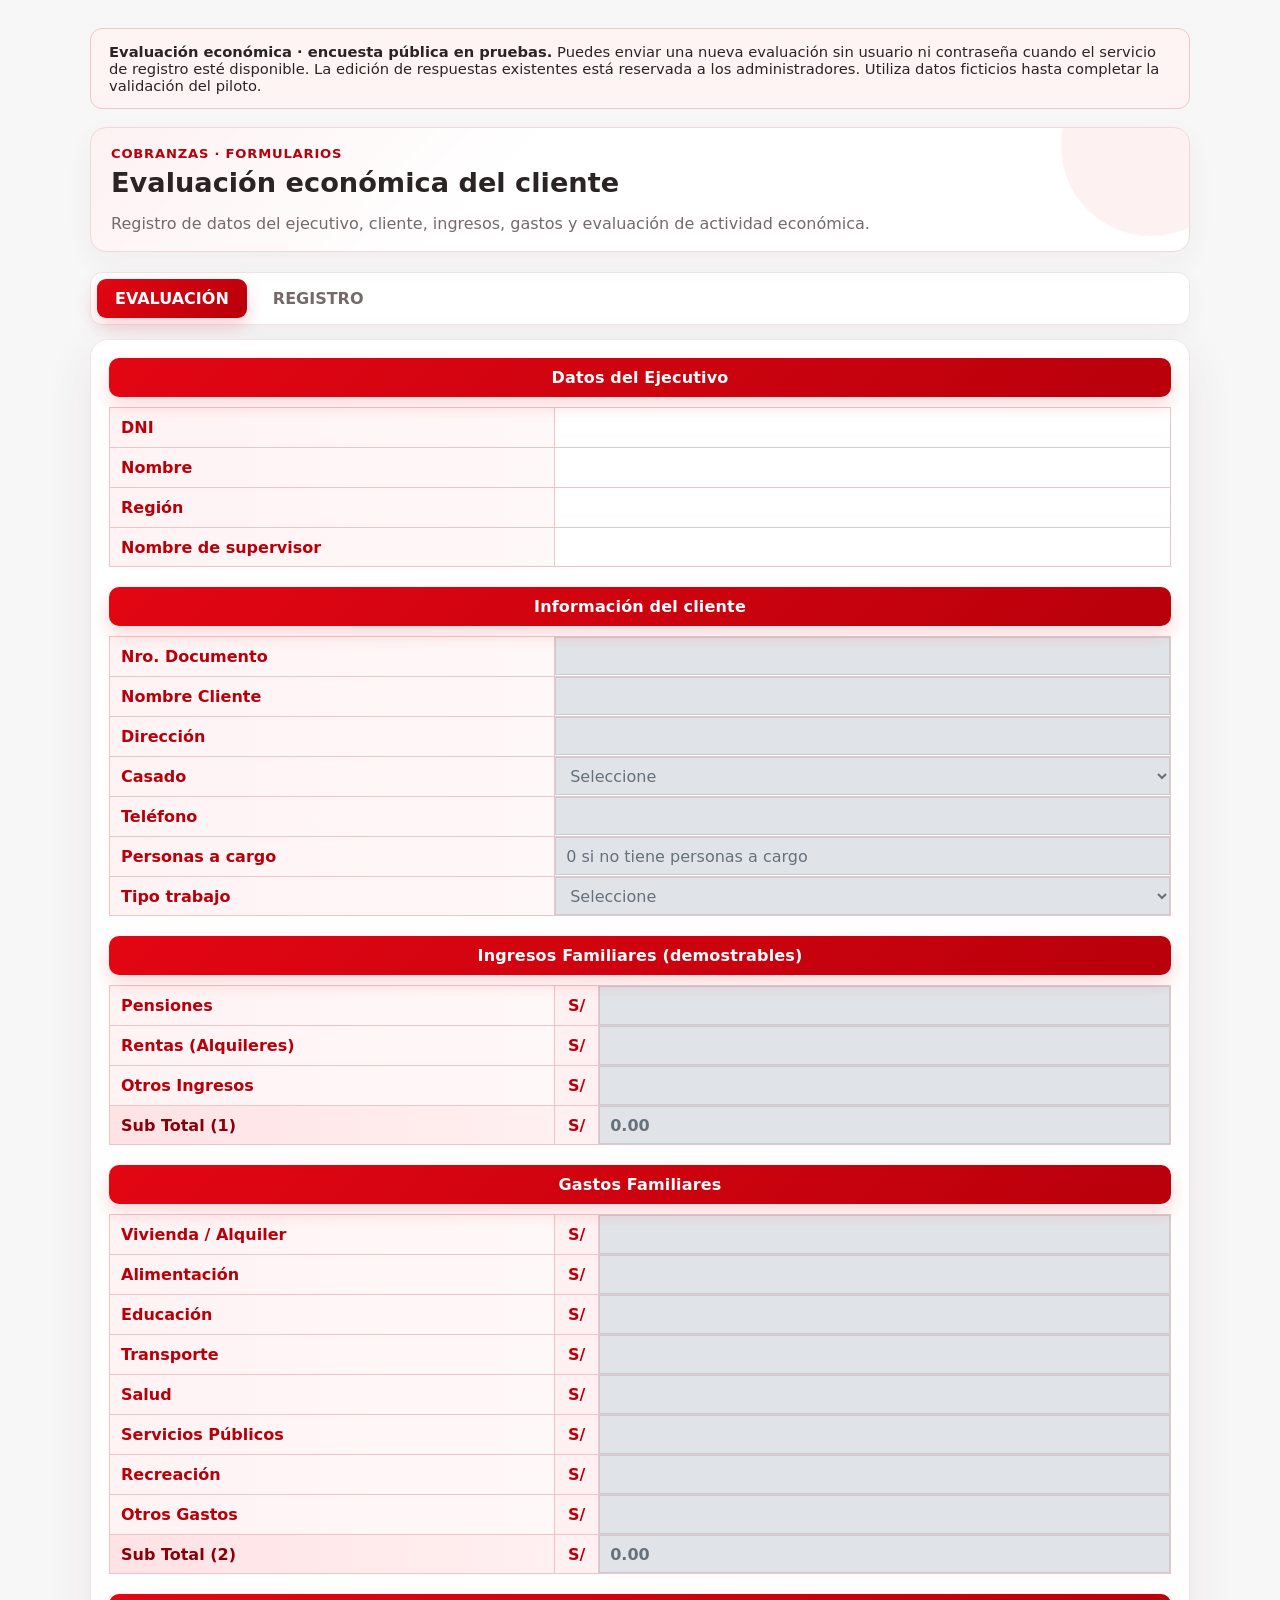
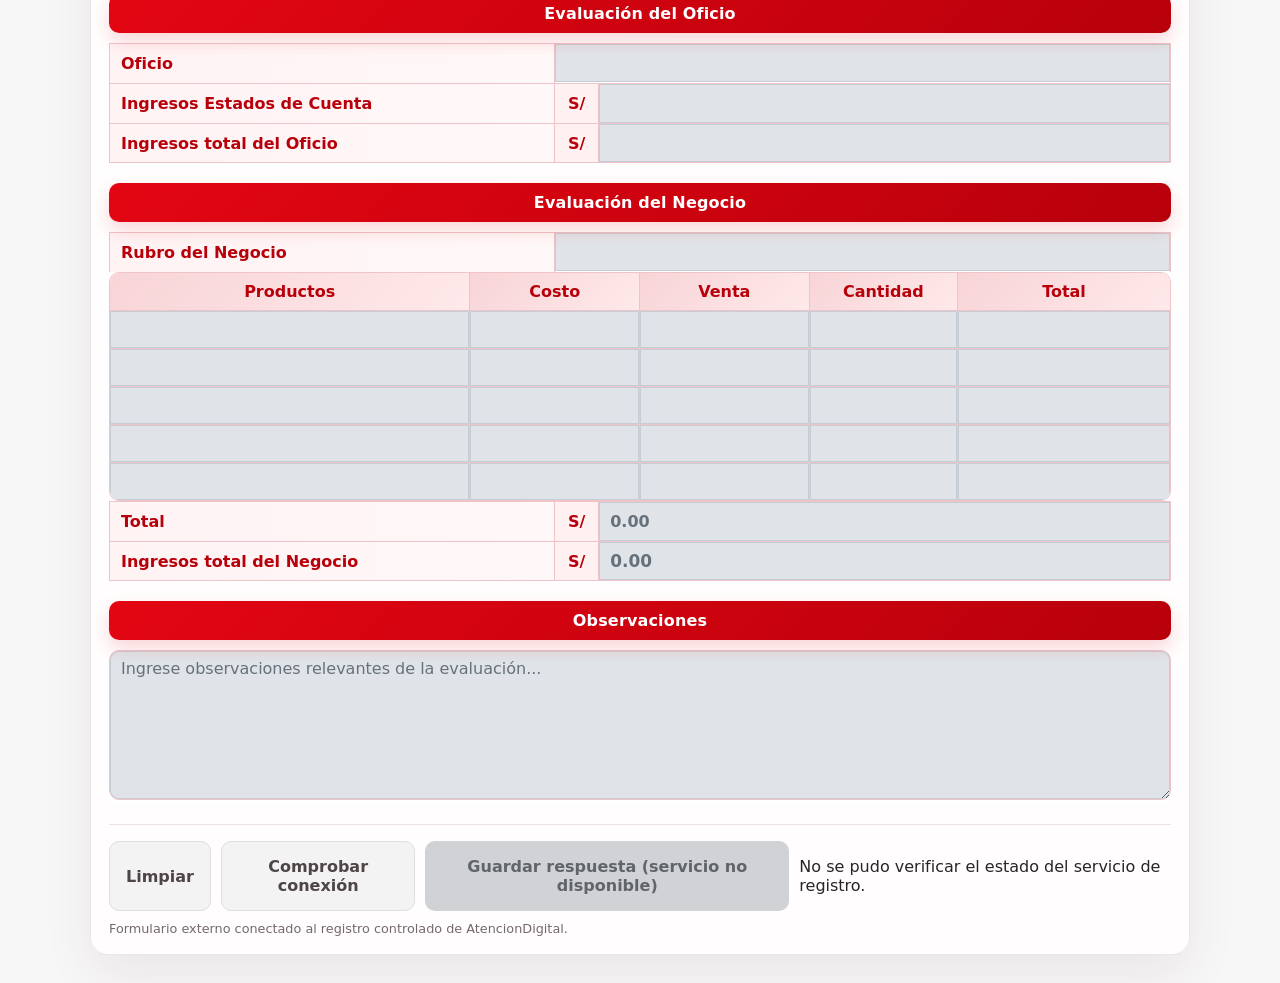
<file: index.html>
<!doctype html>
<html lang="es"><head><meta charset="utf-8"><meta name="viewport" content="width=device-width, initial-scale=1"><title>Actividad Económica | AtencionDigital</title><style>
:root{--carsa-red:#e30613;--carsa-red-dark:#b8000b;--carsa-red-deep:#87000a;--carsa-red-soft:#ffe6e8;--carsa-red-softer:#fff5f5;--carsa-ease:ease}*{box-sizing:border-box}body{margin:0;padding:28px 16px;background:#f8f7f8;font-family:system-ui,-apple-system,"Segoe UI",sans-serif;color:#2a2425}input,select,textarea,button{font:inherit}.atd-kicker{color:#b8000b;font-size:.82rem;font-weight:800;text-transform:uppercase;letter-spacing:.06em}.atd-page-title{font-size:1.7rem;margin:.4rem 0}.atd-muted{color:#75696a}.mb-1{margin-bottom:.25rem}.mb-0{margin-bottom:0}.preview-banner{max-width:1100px;margin:0 auto 18px;padding:14px 18px;border:1px solid #f1c6cb;background:#fff4f4;border-radius:12px;font-size:.92rem}

    .eval-page {
        --eval-red: var(--carsa-red);
        --eval-red-dark: var(--carsa-red-dark);
        --eval-red-deep: var(--carsa-red-deep);
        --eval-red-soft: var(--carsa-red-soft);
        --eval-red-softer: var(--carsa-red-softer);
        --eval-border: #efc4c8;
        --eval-line: #eee2e3;
        --eval-ink: #2a2425;
        --eval-muted: #75696a;
        --eval-shadow: 0 18px 50px rgba(45, 22, 24, .08);
    }

    .eval-header {
        display: flex;
        align-items: end;
        justify-content: space-between;
        gap: 16px;
        margin: 0 auto 20px;
        max-width: 1100px;
        padding: 18px 20px;
        border: 1px solid #f0d8da;
        border-radius: 16px;
        background:
            linear-gradient(135deg, rgba(227,6,19,.055), transparent 38%),
            #fff;
        box-shadow: 0 10px 30px rgba(43,22,24,.045);
        position: relative;
        overflow: hidden;
    }

    .eval-header::after {
        content: "";
        position: absolute;
        right: -52px;
        top: -72px;
        width: 180px;
        height: 180px;
        border-radius: 50%;
        background: rgba(227,6,19,.055);
        pointer-events: none;
    }

    .eval-grid {
        display: grid;
        grid-template-columns: 1fr;
        gap: 22px;
        align-items: start;
        max-width: 1100px;
        margin: 0 auto;
    }

    .eval-panel {
        width: 100%;
        background: linear-gradient(180deg, #fff 0%, #fffdfd 100%);
        border: 1px solid #eee5e6;
        border-radius: 18px;
        padding: 18px;
        box-shadow: var(--eval-shadow);
        overflow: hidden;
    }

    .eval-section {
        margin-bottom: 20px;
        animation: evalSectionIn .42s var(--carsa-ease) both;
    }

    .eval-section:last-child {
        margin-bottom: 0;
    }

    .eval-section-title {
        margin: 0 0 10px;
        padding: 10px 14px;
        border-radius: 10px;
        background: linear-gradient(135deg, var(--eval-red) 0%, var(--eval-red-dark) 100%);
        color: #fff;
        font-size: 1rem;
        font-weight: 850;
        letter-spacing: .01em;
        text-align: center;
        box-shadow: 0 8px 18px rgba(227,6,19,.16);
        position: relative;
        overflow: hidden;
    }

    .eval-section-title::after {
        content: "";
        position: absolute;
        inset: 0;
        background: linear-gradient(110deg, transparent 0 42%, rgba(255,255,255,.14) 50%, transparent 58% 100%);
        transform: translateX(-120%);
        transition: transform .6s var(--carsa-ease);
        pointer-events: none;
    }

    .eval-section:hover .eval-section-title::after {
        transform: translateX(120%);
    }

    .eval-row {
        display: grid;
        grid-template-columns: 42% 58%;
        border: 1px solid var(--eval-border);
        border-bottom: 0;
        min-height: 40px;
        background: #fff;
        transition: background .16s ease, box-shadow .16s ease, transform .16s ease;
    }

    .eval-row:last-child {
        border-bottom: 1px solid var(--eval-border);
    }

    .eval-row:hover {
        background: var(--eval-red-softer);
        box-shadow: inset 4px 0 0 rgba(227,6,19,.18);
    }

    .eval-label {
        display: flex;
        align-items: center;
        padding: 8px 11px;
        background: linear-gradient(90deg, #fff3f4 0%, #fff8f8 100%);
        color: var(--eval-red-dark);
        font-weight: 800;
        border-right: 1px solid var(--eval-border);
    }

    .eval-field {
        min-width: 0;
        background: #fff;
    }

    .eval-field input,
    .eval-field select,
    .eval-field textarea {
        width: 100%;
        min-height: 38px;
        border: 0;
        outline: 0;
        padding: 8px 11px;
        background: transparent;
        color: var(--eval-ink);
        transition: background .16s ease, box-shadow .16s ease;
    }

    .eval-field input:focus,
    .eval-field select:focus,
    .eval-field textarea:focus {
        background: #fffafa;
        box-shadow: inset 0 0 0 2px rgba(227,6,19,.18);
    }

    .eval-field textarea {
        min-height: 150px;
        resize: vertical;
        border: 1px solid var(--eval-border);
        border-radius: 10px;
        background: #fff;
    }

    .eval-money {
        display: grid;
        grid-template-columns: 44px 1fr;
        align-items: stretch;
    }

    .eval-currency {
        display: grid;
        place-items: center;
        background: #fff1f2;
        color: var(--eval-red-dark);
        font-weight: 900;
        border-right: 1px solid var(--eval-border);
    }

    .eval-subtotal {
        background: linear-gradient(90deg, #ffe2e4 0%, #fff0f1 100%) !important;
        color: var(--eval-red-deep);
        font-weight: 900;
    }

    .eval-total-emphasis {
        background: #fff4f5 !important;
        color: var(--eval-red-deep) !important;
        font-weight: 900;
        font-size: 1.06rem;
    }

    .eval-products {
        width: 100%;
        border-collapse: separate;
        border-spacing: 0;
        table-layout: fixed;
        overflow: hidden;
        border: 1px solid var(--eval-border);
        border-radius: 10px;
    }

    .eval-products th,
    .eval-products td {
        border-right: 1px solid var(--eval-border);
        border-bottom: 1px solid var(--eval-border);
        padding: 0;
    }

    .eval-products th:last-child,
    .eval-products td:last-child {
        border-right: 0;
    }

    .eval-products tbody tr:last-child td {
        border-bottom: 0;
    }

    .eval-products th {
        padding: 9px 6px;
        background: linear-gradient(135deg, #f8d4d7 0%, #ffe9ea 100%);
        color: var(--eval-red-dark);
        text-align: center;
        font-weight: 900;
    }

    .eval-products tbody tr {
        transition: background .16s ease;
    }

    .eval-products tbody tr:hover {
        background: #fff7f8;
    }

    .eval-products input {
        width: 100%;
        border: 0;
        outline: 0;
        padding: 9px 7px;
        text-align: center;
        background: transparent;
        color: var(--eval-ink);
    }

    .eval-products input:focus {
        background: #fffafa;
        box-shadow: inset 0 0 0 2px rgba(227,6,19,.16);
    }

    .eval-products .product-name {
        text-align: left;
    }

    .eval-actions {
        display: flex;
        justify-content: flex-end;
        gap: 10px;
        margin-top: 18px;
        padding-top: 16px;
        border-top: 1px solid var(--eval-line);
    }

    .eval-btn {
        min-height: 42px;
        border: 0;
        border-radius: 10px;
        padding: 9px 16px;
        font-weight: 850;
        cursor: pointer;
        transition: transform .18s var(--carsa-ease), box-shadow .18s ease, background .18s ease, color .18s ease;
    }

    .eval-btn:hover {
        transform: translateY(-2px);
    }

    .eval-btn-primary {
        background: linear-gradient(135deg, var(--eval-red) 0%, var(--eval-red-dark) 100%);
        color: #fff;
        box-shadow: 0 10px 22px rgba(227,6,19,.2);
    }

    .eval-btn-primary:hover {
        box-shadow: 0 14px 28px rgba(227,6,19,.28);
    }

    .eval-btn-secondary {
        background: #f3f3f3;
        color: #4d4546;
        border: 1px solid #dedede;
    }

    .eval-btn-secondary:hover {
        background: #fff5f6;
        color: var(--eval-red-dark);
        border-color: #efbfc3;
    }

    .eval-note {
        margin-top: 10px;
        color: var(--eval-muted);
        font-size: .8rem;
    }


    .eval-tabs {
        display: flex;
        gap: 8px;
        max-width: 1100px;
        margin: 0 auto 14px;
        padding: 6px;
        background: #fff;
        border: 1px solid #eee5e6;
        border-radius: 12px;
        box-shadow: 0 8px 24px rgba(43,22,24,.04);
    }
    .eval-tab {
        border: 0;
        border-radius: 9px;
        padding: 10px 18px;
        background: transparent;
        color: var(--eval-muted);
        font-weight: 850;
        cursor: pointer;
    }
    .eval-tab.active {
        background: linear-gradient(135deg, var(--eval-red), var(--eval-red-dark));
        color: #fff;
        box-shadow: 0 8px 18px rgba(227,6,19,.18);
    }
    .eval-tab-radio { position: absolute; opacity: 0; pointer-events: none; }
    .eval-tab-content { display: none; }
    #evalVistaEvaluacion:checked ~ .eval-tabs + #tabEvaluacion { display: block; }
    #evalVistaRegistro:checked ~ .eval-tabs + #tabEvaluacion + #tabRegistro { display: block; }
    #evalVistaRegistro:checked ~ #tabRegistro {
        width: 100%;
        max-width: none;
        margin-left: 50%;
        transform: translateX(-50%);
    }
    #evalVistaRegistro:checked ~ #tabRegistro .eval-grid {
        max-width: none;
        width: 100%;
    }
    #evalVistaRegistro:checked ~ #tabRegistro .eval-panel {
        width: 100%;
        max-width: none;
    }
    #evalVistaRegistro:checked ~ #tabRegistro .eval-registro {
        min-width: 1700px;
    }
    #evalVistaEvaluacion:checked ~ .eval-tabs label[for="evalVistaEvaluacion"],
    #evalVistaRegistro:checked ~ .eval-tabs label[for="evalVistaRegistro"] {
        background: linear-gradient(135deg, var(--eval-red), var(--eval-red-dark));
        color: #fff;
        box-shadow: 0 8px 18px rgba(227,6,19,.18);
    }
    .eval-registro-wrap {
        overflow-x: auto;
        position: relative;
        isolation: isolate;
    }
    .eval-registro {
        width: 100%;
        min-width: 980px;
        border-collapse: separate;
        border-spacing: 0;
        border: 1px solid var(--eval-border);
        border-radius: 10px;
        overflow: hidden;
    }
    .eval-registro th, .eval-registro td {
        padding: 9px 8px;
        border-right: 1px solid var(--eval-border);
        border-bottom: 1px solid var(--eval-border);
        text-align: left;
        white-space: nowrap;
    }
    .eval-registro th:last-child, .eval-registro td:last-child { border-right: 0; }
    .eval-registro tbody tr:last-child td { border-bottom: 0; }
    .eval-registro thead tr:first-child th {
        background: linear-gradient(135deg, #f8d4d7 0%, #ffe9ea 100%);
        color: var(--eval-red-dark);
        font-weight: 900;
    }
    .eval-registro .filter-row th {
        background: #fff8f8;
        padding: 6px;
    }
    .eval-registro .filter-row input, .eval-registro .filter-row select {
        width: 100%;
        min-width: 80px;
        border: 1px solid #efd0d3;
        border-radius: 7px;
        padding: 6px 7px;
        outline: 0;
        background: #fff;
    }
    .eval-registro .filter-row input:focus, .eval-registro .filter-row select:focus {
        border-color: var(--eval-red);
        box-shadow: 0 0 0 2px rgba(227,6,19,.08);
    }
    .eval-registro tbody td { background: #fafafa; color: #5f5657; }
    .eval-registro tbody tr:hover td { background: #fafafa; }
    .eval-action-head,
    .eval-action-cell {
        position: sticky !important;
        right: 0;
        z-index: 20;
        text-align: center !important;
        min-width: 74px;
        width: 74px;
        box-shadow: -5px 0 10px rgba(43,22,24,.08);
    }
    .eval-action-head {
        background: linear-gradient(135deg, #f8d4d7 0%, #ffe9ea 100%) !important;
        color: var(--eval-red-dark) !important;
        z-index: 30;
    }
    .eval-registro .filter-row th:last-child {
        position: sticky !important;
        right: 0;
        z-index: 29;
        background: #fff8f8 !important;
        box-shadow: -5px 0 10px rgba(43,22,24,.08);
    }
    .eval-action-cell { background: #fff !important; }
    .eval-edit-btn {
        width: 36px;
        height: 34px;
        border: 1px solid #e5c7ca;
        border-radius: 8px;
        background: #fff;
        color: var(--eval-red-dark);
        font-size: 20px;
        font-weight: 900;
        line-height: 1;
        cursor: pointer;
    }
    .eval-edit-btn:hover { border-color: var(--eval-red); box-shadow: 0 4px 12px rgba(227,6,19,.12); }
    .eval-row-editing td:not(.eval-action-cell) { background: #fffdf2 !important; }
    .eval-cell-editor {
        width: 100%;
        min-width: 110px;
        border: 1px solid #e5aeb3;
        border-radius: 6px;
        padding: 6px 7px;
        background: #fff;
        color: #332b2c;
        outline: 0;
    }
    .eval-cell-editor:focus { border-color: var(--eval-red); box-shadow: 0 0 0 2px rgba(227,6,19,.10); }
    .eval-cell-locked { background: #f1f1f1 !important; color: #8a8081 !important; }
    .eval-calculated,
    #productosBody [data-field="total"] {
        background: #f1f1f1 !important;
        color: #5f5657 !important;
        cursor: not-allowed;
        font-weight: 800;
    }
    /* Paridad visual REGISTRO con la grilla autenticada de intranet. */
    .eval-registro-toolbar { display: flex; flex-wrap: wrap; align-items: center; justify-content: space-between; gap: 10px; margin: 0 0 13px; }
    .eval-registro-aviso { margin: 0; flex: 1 1 420px; font-size: .91rem; color: var(--eval-muted); }
    .eval-registro-toggle { border: 1px solid #e5c7ca; border-radius: 8px; background: #fff8f8; color: var(--eval-red-dark); padding: 8px 12px; font-weight: 800; cursor: pointer; }
    .eval-registro-toggle:hover { border-color: var(--eval-red); }
    .eval-registro-estado { margin: 10px 0 0; font-size: .86rem; color: var(--eval-muted); }
    #tabRegistro .eval-registro thead th { min-width: 140px; }
    #tabRegistro .eval-registro thead th.eval-action-head { min-width: 74px; }
    #tabRegistro .eval-sort-btn { display: inline-flex; align-items: center; gap: 5px; background: transparent; color: inherit; font: inherit; font-weight: inherit; border: 0; padding: 0; cursor: pointer; white-space: nowrap; }
    #tabRegistro .eval-sort-btn:hover { text-decoration: underline; }
    #tabRegistro .eval-col-locked { color: #9a6167; font-weight: 800; }
    #tabRegistro .eval-cell-private { text-align: center; color: #8c7b7e; background: #f6f1f2; }
    #tabRegistro .filter-row input:disabled { background: #f5f2f2; color: #8c7b7e; cursor: not-allowed; }
    #tabRegistro .eval-action-cell .eval-edit-btn { display: inline-flex; align-items: center; justify-content: center; text-decoration: none; }
    #tabRegistro .eval-registro td.eval-empty { text-align: center; }
    @media (max-width: 640px) { .eval-registro-toolbar { align-items: stretch; } .eval-registro-toggle { width: 100%; } }

    .eval-empty {
        text-align: center !important;
        padding: 26px !important;
        color: var(--eval-muted);
    }


    /* Solo se sombrean campos inactivos; etiquetas y títulos permanecen visibles. */
    .eval-section--locked .eval-field input:disabled,
    .eval-section--locked .eval-field select:disabled,
    .eval-section--locked .eval-field textarea:disabled,
    .eval-section--locked .eval-products input:disabled,
    .eval-section--locked #productosBody input:disabled {
        background: #e0e4e8 !important;
        color: #66717b !important;
        -webkit-text-fill-color: #66717b;
        box-shadow: inset 0 0 0 1px #c6cdd4 !important;
        opacity: 1;
        cursor: not-allowed;
    }
    .eval-btn:disabled {
        background: #d0d2d5 !important;
        box-shadow: none !important;
        color: #60656a !important;
        cursor: not-allowed;
        transform: none !important;
    }


    /* Editor externo: diálogo de inicio de sesión sin exponer la intranet. */
    .eval-editor-login { border: 1px solid #edc7cc; border-radius: 14px;
        padding: 22px; width: min(420px, calc(100vw - 26px)); max-width: 100%;
        box-shadow: 0 18px 65px rgba(20,20,20,.24); }
    .eval-editor-login::backdrop { background: rgba(15,15,20,.5); }
    .eval-editor-login h3 { margin: 0 0 16px; color: var(--eval-red-dark); font-size: 1.1rem; }
    .eval-editor-login form { display: grid; gap: 10px; }
    .eval-editor-login label { font-weight: 700; font-size: .88rem; }
    .eval-editor-login input { width: 100%; border: 1px solid #d8c0c4;
        border-radius: 7px; padding: 10px; font: inherit; }
    .eval-editor-actions { display: flex; flex-wrap: wrap; gap: 9px; margin-top: 8px; }
    .eval-editor-actions button, .eval-editor-access { border: 1px solid #cf99a0;
        border-radius: 8px; padding: 8px 11px; cursor: pointer; font-weight: 750;
        background: #fff8f8; color: #9f0511; }
    .eval-editor-access:disabled { opacity: .55; cursor: not-allowed; }
    .eval-editor-actions .primary { background: var(--eval-red); color: white; border-color: var(--eval-red); }
    .eval-editor-field { width: 100%; min-width: 90px; max-width: 200px;
        padding: 5px; border: 1px solid #d8b5ba; border-radius: 6px; font: inherit; }
    .eval-row-editing td { background: #fff8e9; }
    .eval-editor-session { font-size: .82rem; color: #60515a; }

    @keyframes evalSectionIn {
        from { opacity: 0; transform: translateY(8px); }
        to { opacity: 1; transform: translateY(0); }
    }

    @media (prefers-reduced-motion: reduce) {
        .eval-section,
        .eval-section-title::after,
        .eval-row,
        .eval-btn {
            animation: none !important;
            transition: none !important;
        }
    }

    @media (max-width: 640px) {
        .eval-header {
            padding: 15px;
        }

        .eval-panel {
            padding: 12px;
        }

        .eval-row {
            grid-template-columns: 1fr;
        }

        .eval-label {
            border-right: 0;
            border-bottom: 1px solid var(--eval-border);
        }

        .eval-products {
            font-size: .8rem;
        }

        .eval-actions {
            flex-direction: column-reverse;
        }

        .eval-btn {
            width: 100%;
        }
    }

</style></head><body><aside class="preview-banner"><strong>Evaluación económica · encuesta pública en pruebas.</strong> Puedes enviar una nueva evaluación sin usuario ni contraseña cuando el servicio de registro esté disponible. La edición de respuestas existentes está reservada a los administradores. Utiliza datos ficticios hasta completar la validación del piloto.</aside>
<div class="eval-page">
    <div class="eval-header">
        <div>
            <div class="atd-kicker">Cobranzas · Formularios</div>
            <h1 class="atd-page-title mb-1">Evaluación económica del cliente</h1>
            <p class="atd-muted mb-0">
                Registro de datos del ejecutivo, cliente, ingresos, gastos y evaluación de actividad económica.
            </p>
        </div>
    </div>


    <input type="radio" name="evalVista" id="evalVistaEvaluacion" class="eval-tab-radio" checked />
    <input type="radio" name="evalVista" id="evalVistaRegistro" class="eval-tab-radio" />
    <div class="eval-tabs" role="tablist" aria-label="Evaluación económica">
        <label class="eval-tab" for="evalVistaEvaluacion">EVALUACIÓN</label>
        <label class="eval-tab" for="evalVistaRegistro">REGISTRO</label>
    </div>

    <div id="tabEvaluacion" class="eval-tab-content active">

    <form id="evaluacionEconomicaForm" autocomplete="off">
        
        <div class="eval-grid">

            <div class="eval-panel">
                <section class="eval-section">
                    <h2 class="eval-section-title">Datos del Ejecutivo</h2>

                    <div class="eval-row">
                        <div class="eval-label">DNI</div>
                        <div class="eval-field"><input name="dniEjecutivo" maxlength="8" inputmode="numeric" /></div>
                    </div>
                    <div class="eval-row">
                        <div class="eval-label">Nombre</div>
                        <div class="eval-field"><input name="nombreEjecutivo" /></div>
                    </div>
                    <div class="eval-row">
                        <div class="eval-label">Región</div>
                        <div class="eval-field"><input name="regionEjecutivo" /></div>
                    </div>
                    <div class="eval-row">
                        <div class="eval-label">Nombre de supervisor</div>
                        <div class="eval-field"><input name="supervisor" /></div>
                    </div>
                </section>

                <section class="eval-section eval-section--locked" data-etapa-bloqueo="cliente" aria-disabled="true">
                    <h2 class="eval-section-title">Información del cliente</h2>

                    <div class="eval-row">
                        <div class="eval-label">Nro. Documento</div>
                        <div class="eval-field"><input name="nroDocumento" disabled /></div>
                    </div>
                    <div class="eval-row">
                        <div class="eval-label">Nombre Cliente</div>
                        <div class="eval-field"><input name="nombreCliente" disabled /></div>
                    </div>
                    <div class="eval-row">
                        <div class="eval-label">Dirección</div>
                        <div class="eval-field"><input name="direccion" disabled /></div>
                    </div>
                    <div class="eval-row">
                        <div class="eval-label">Casado</div>
                        <div class="eval-field">
                            <select name="casado" disabled>
                                <option value="">Seleccione</option>
                                <option value="SI">Sí</option>
                                <option value="NO">No</option>
                            </select>
                        </div>
                    </div>
                    <div class="eval-row">
                        <div class="eval-label">Teléfono</div>
                        <div class="eval-field"><input name="telefono" inputmode="tel" disabled /></div>
                    </div>
                    <div class="eval-row">
                        <div class="eval-label">Personas a cargo</div>
                        <div class="eval-field"><input name="personasCargo" type="number" min="0" step="1" placeholder="0 si no tiene personas a cargo" disabled /></div>
                    </div>
                    <div class="eval-row">
                        <div class="eval-label">Tipo trabajo</div>
                        <div class="eval-field">
                            <select name="tipoTrabajo" id="tipoTrabajo" disabled>
                                <option value="">Seleccione</option>
                                <option value="DEPENDIENTE">Dependiente</option>
                                <option value="INDEPENDIENTE">Independiente</option>
                                <option value="NEGOCIO">Negocio</option>
                                <option value="OTRO">Otro</option>
                            </select>
                        </div>
                    </div>
                </section>

                <section class="eval-section eval-section--locked" data-etapa-bloqueo="ingresos" aria-disabled="true">
                    <h2 class="eval-section-title">Ingresos Familiares (demostrables)</h2>

                    <div class="eval-row">
                        <div class="eval-label">Pensiones</div>
                        <div class="eval-field eval-money">
                            <span class="eval-currency">S/</span>
                            <input class="js-ingreso" name="pensiones" type="number" min="0" step="0.01" disabled />
                        </div>
                    </div>
                    <div class="eval-row">
                        <div class="eval-label">Rentas (Alquileres)</div>
                        <div class="eval-field eval-money">
                            <span class="eval-currency">S/</span>
                            <input class="js-ingreso" name="rentas" type="number" min="0" step="0.01" disabled />
                        </div>
                    </div>
                    <div class="eval-row">
                        <div class="eval-label">Otros Ingresos</div>
                        <div class="eval-field eval-money">
                            <span class="eval-currency">S/</span>
                            <input class="js-ingreso" name="otrosIngresos" type="number" min="0" step="0.01" disabled />
                        </div>
                    </div>
                    <div class="eval-row eval-subtotal">
                        <div class="eval-label eval-subtotal">Sub Total (1)</div>
                        <div class="eval-field eval-money eval-subtotal">
                            <span class="eval-currency">S/</span>
                            <input id="subtotalIngresos" class="eval-subtotal eval-calculated" readonly tabindex="-1" disabled />
                        </div>
                    </div>
                </section>

                <section class="eval-section eval-section--locked" data-etapa-bloqueo="gastos" aria-disabled="true">
                    <h2 class="eval-section-title">Gastos Familiares</h2>

                    <div class="eval-row"><div class="eval-label">Vivienda / Alquiler</div><div class="eval-field eval-money"><span class="eval-currency">S/</span><input class="js-gasto" name="viviendaAlquiler" type="number" min="0" step="0.01" disabled /></div></div>
                    <div class="eval-row"><div class="eval-label">Alimentación</div><div class="eval-field eval-money"><span class="eval-currency">S/</span><input class="js-gasto" name="alimentacion" type="number" min="0" step="0.01" disabled /></div></div>
                    <div class="eval-row"><div class="eval-label">Educación</div><div class="eval-field eval-money"><span class="eval-currency">S/</span><input class="js-gasto" name="educacion" type="number" min="0" step="0.01" disabled /></div></div>
                    <div class="eval-row"><div class="eval-label">Transporte</div><div class="eval-field eval-money"><span class="eval-currency">S/</span><input class="js-gasto" name="transporte" type="number" min="0" step="0.01" disabled /></div></div>
                    <div class="eval-row"><div class="eval-label">Salud</div><div class="eval-field eval-money"><span class="eval-currency">S/</span><input class="js-gasto" name="salud" type="number" min="0" step="0.01" disabled /></div></div>
                    <div class="eval-row"><div class="eval-label">Servicios Públicos</div><div class="eval-field eval-money"><span class="eval-currency">S/</span><input class="js-gasto" name="serviciosPublicos" type="number" min="0" step="0.01" disabled /></div></div>
                    <div class="eval-row"><div class="eval-label">Recreación</div><div class="eval-field eval-money"><span class="eval-currency">S/</span><input class="js-gasto" name="recreacion" type="number" min="0" step="0.01" disabled /></div></div>
                    <div class="eval-row"><div class="eval-label">Otros Gastos</div><div class="eval-field eval-money"><span class="eval-currency">S/</span><input class="js-gasto" name="otrosGastos" type="number" min="0" step="0.01" disabled /></div></div>
                    <div class="eval-row eval-subtotal">
                        <div class="eval-label eval-subtotal">Sub Total (2)</div>
                        <div class="eval-field eval-money eval-subtotal">
                            <span class="eval-currency">S/</span>
                            <input id="subtotalGastos" class="eval-subtotal eval-calculated" readonly tabindex="-1" disabled />
                        </div>
                    </div>
                </section>

                <section class="eval-section eval-section--locked" data-etapa-bloqueo="oficio" aria-disabled="true">
                    <h2 class="eval-section-title">Evaluación del Oficio</h2>

                    <div class="eval-row">
                        <div class="eval-label">Oficio</div>
                        <div class="eval-field"><input name="oficio" disabled /></div>
                    </div>
                    <div class="eval-row">
                        <div class="eval-label">Ingresos Estados de Cuenta</div>
                        <div class="eval-field eval-money">
                            <span class="eval-currency">S/</span>
                            <input name="ingresoEstadoCuenta" type="number" min="0" step="0.01" disabled />
                        </div>
                    </div>
                    <div class="eval-row">
                        <div class="eval-label">Ingresos total del Oficio</div>
                        <div class="eval-field eval-money">
                            <span class="eval-currency">S/</span>
                            <input name="ingresoTotalOficio" type="number" min="0" step="0.01" disabled />
                        </div>
                    </div>
                </section>

                <section class="eval-section eval-section--locked" data-etapa-bloqueo="negocio" aria-disabled="true">
                    <h2 class="eval-section-title">Evaluación del Negocio</h2>

                    <div class="eval-row">
                        <div class="eval-label">Rubro del Negocio</div>
                        <div class="eval-field"><input name="rubroNegocio" disabled /></div>
                    </div>

                    <div class="mt-3">
                        <table class="eval-products">
                            <thead>
                                <tr>
                                    <th style="width:34%">Productos</th>
                                    <th style="width:16%">Costo</th>
                                    <th style="width:16%">Venta</th>
                                    <th style="width:14%">Cantidad</th>
                                    <th style="width:20%">Total</th>
                                </tr>
                            </thead>
                            <tbody id="productosBody">
<tr><td><input class="product-name" data-field="producto" disabled /></td><td><input data-field="costo" type="number" min="0" step="0.01" disabled /></td><td><input data-field="venta" type="number" min="0" step="0.01" disabled /></td><td><input data-field="cantidad" type="number" min="0" step="1" disabled /></td><td><input data-field="total" readonly disabled /></td></tr>
<tr><td><input class="product-name" data-field="producto" disabled /></td><td><input data-field="costo" type="number" min="0" step="0.01" disabled /></td><td><input data-field="venta" type="number" min="0" step="0.01" disabled /></td><td><input data-field="cantidad" type="number" min="0" step="1" disabled /></td><td><input data-field="total" readonly disabled /></td></tr>
<tr><td><input class="product-name" data-field="producto" disabled /></td><td><input data-field="costo" type="number" min="0" step="0.01" disabled /></td><td><input data-field="venta" type="number" min="0" step="0.01" disabled /></td><td><input data-field="cantidad" type="number" min="0" step="1" disabled /></td><td><input data-field="total" readonly disabled /></td></tr>
<tr><td><input class="product-name" data-field="producto" disabled /></td><td><input data-field="costo" type="number" min="0" step="0.01" disabled /></td><td><input data-field="venta" type="number" min="0" step="0.01" disabled /></td><td><input data-field="cantidad" type="number" min="0" step="1" disabled /></td><td><input data-field="total" readonly disabled /></td></tr>
<tr><td><input class="product-name" data-field="producto" disabled /></td><td><input data-field="costo" type="number" min="0" step="0.01" disabled /></td><td><input data-field="venta" type="number" min="0" step="0.01" disabled /></td><td><input data-field="cantidad" type="number" min="0" step="1" disabled /></td><td><input data-field="total" readonly disabled /></td></tr>
                            </tbody>
                        </table>
                    </div>

                    <div class="eval-row mt-3">
                        <div class="eval-label">Total</div>
                        <div class="eval-field eval-money">
                            <span class="eval-currency">S/</span>
                            <input id="totalProductos" class="eval-calculated" readonly tabindex="-1" disabled />
                        </div>
                    </div>

                    <div class="eval-row mt-3">
                        <div class="eval-label">Ingresos total del Negocio</div>
                        <div class="eval-field eval-money">
                            <span class="eval-currency">S/</span>
                            <input id="ingresoTotalNegocio" name="ingresoTotalNegocio" class="eval-total-emphasis eval-calculated" type="number" step="0.01" readonly tabindex="-1" disabled />
                        </div>
                    </div>
                </section>

                <section class="eval-section eval-section--locked" data-etapa-bloqueo="observaciones" aria-disabled="true">
                    <h2 class="eval-section-title">Observaciones</h2>
                    <div class="eval-field">
                        <textarea name="observaciones" placeholder="Ingrese observaciones relevantes de la evaluación..." disabled></textarea>
                    </div>
                </section>

                <div class="eval-actions">
                    <button type="reset" class="eval-btn eval-btn-secondary">Limpiar</button><button type="button" class="eval-btn eval-btn-secondary" id="btnComprobarGuardar">Comprobar conexión</button>
                    <button type="submit" class="eval-btn eval-btn-primary" id="btnGuardarEvaluacion" disabled title="Se habilitará automáticamente cuando el servidor confirme que puede registrar">Guardar respuesta (verificando servicio)</button><p id="estadoGuardadoDemo" role="status" aria-live="polite"></p>
                </div>

                <div class="eval-note">
                    Formulario externo conectado al registro controlado de AtencionDigital.
                </div>
            </div>
        </div>
    </form>

    </div>

    
<div id="tabRegistro" class="eval-tab-content">
  <div class="eval-grid">
    <div class="eval-panel">
      <section class="eval-section">
        <h2 class="eval-section-title">Registro de Evaluaciones Económicas</h2>
        <p id="confirmacionEncuesta" role="status" aria-live="polite" style="font-weight:700"></p>
        <div class="eval-registro-toolbar">
          <p class="eval-registro-aviso">Estructura de grilla equivalente a la intranet. La vista pública muestra únicamente los últimos dos registros y cuatro campos autorizados; los demás permanecen protegidos.</p>
          <button type="button" id="alternarColumnasRegistro" class="eval-registro-toggle" aria-pressed="true">Mostrar solo columnas públicas</button>
          <button type="button" id="abrirAccesoEditor" class="eval-editor-access" disabled>Acceso para edición</button>
          <button type="button" id="cerrarSesionEditor" class="eval-editor-access" hidden>Cerrar sesión</button>
          <span id="estadoSesionEditor" class="eval-editor-session" aria-live="polite"></span>
        </div>
        <div class="eval-registro-wrap" id="demoOutput">
          <table class="eval-registro" id="tablaRegistroEvaluaciones" aria-label="Evaluaciones económicas, vista pública de solo lectura">
            <thead id="cabeceraRegistroEvaluaciones"></thead>
            <tbody id="registroEvaluacionesBody"><tr><td class="eval-empty">Consultando registros…</td></tr></tbody>
          </table>
        </div>
        <p id="demoStatus" role="status" aria-live="polite" class="eval-registro-estado"></p>
        <div class="eval-note">Grilla con encabezados comerciales, filtros, ordenamiento y columna Acción fija, como el formulario interno. Los datos reservados y su edición solo se gestionan desde el portal interno autenticado.</div>
      </section>
    </div>
  </div>
</div>
</div>
<dialog id="dialogoAccesoEditor" class="eval-editor-login" aria-labelledby="tituloAccesoEditor">
  <h3 id="tituloAccesoEditor">Acceso exclusivo para modificar evaluaciones</h3>
  <form id="formularioAccesoEditor" autocomplete="on">
    <label for="usuarioEditor">Usuario</label>
    <input id="usuarioEditor" name="username" autocomplete="username" required maxlength="64" />
    <label for="claveEditor">Contraseña</label>
    <input id="claveEditor" type="password" name="password" autocomplete="current-password" required maxlength="256" />
    <p id="estadoAccesoEditor" role="status" aria-live="polite"></p>
    <div class="eval-editor-actions">
      <button type="submit" class="primary">Ingresar para editar</button>
      <button type="button" id="cerrarDialogoEditor">Cancelar</button>
    </div>
  </form>
</dialog>
<script src="./evaluacion-bloqueos.js"></script>
<script src="./editor-evaluacion.js"></script>
<script>
document.addEventListener("DOMContentLoaded", function () {
    var form = document.getElementById("evaluacionEconomicaForm");
    var boton = document.getElementById("btnGuardarEvaluacion");
    var comprobar = document.getElementById("btnComprobarGuardar");
    if (!form || !boton) return;

    function n(v) {
        var x = Number(v);
        return isFinite(x) ? x : 0;
    }

    function val(name) {
        var el = form.elements[name];
        return el ? el.value : "";
    }

    function recalcularFamilia() {
        var ingresos = 0, gastos = 0;
        document.querySelectorAll(".js-ingreso").forEach(function (x) { ingresos += n(x.value); });
        document.querySelectorAll(".js-gasto").forEach(function (x) { gastos += n(x.value); });
        var a = document.getElementById("subtotalIngresos");
        var b = document.getElementById("subtotalGastos");
        if (a) a.value = ingresos.toFixed(2);
        if (b) b.value = gastos.toFixed(2);
        recalcularIngresoTotalNegocio();
    }

    function recalcularIngresoTotalNegocio() {
        var subtotal1 = 0;
        var subtotal2 = 0;
        document.querySelectorAll(".js-ingreso").forEach(function (x) { subtotal1 += n(x.value); });
        document.querySelectorAll(".js-gasto").forEach(function (x) { subtotal2 += n(x.value); });

        var estadoCuenta = form.elements["ingresoEstadoCuenta"];
        var totalOficio = form.elements["ingresoTotalOficio"];
        var totalProductos = document.getElementById("totalProductos");
        var totalNegocio = form.elements["ingresoTotalNegocio"];

        var resultado = (subtotal1 + n(estadoCuenta && estadoCuenta.value) + n(totalOficio && totalOficio.value) + n(totalProductos && totalProductos.value)) - subtotal2;
        if (totalNegocio) totalNegocio.value = resultado.toFixed(2);
    }

    function recalcularProductos() {
        var totalGeneral = 0;
        document.querySelectorAll("#productosBody tr").forEach(function (fila) {
            var venta = fila.querySelector('[data-field="venta"]');
            var cantidad = fila.querySelector('[data-field="cantidad"]');
            var total = fila.querySelector('[data-field="total"]');
            var costo = fila.querySelector('[data-field="costo"]');
            var importe = (n(venta && venta.value) - n(costo && costo.value)) * n(cantidad && cantidad.value);
            if (total) total.value = importe ? importe.toFixed(2) : "";
            totalGeneral += importe;
        });
        var t = document.getElementById("totalProductos");
        if (t) t.value = totalGeneral.toFixed(2);
        recalcularIngresoTotalNegocio();
    }

    document.querySelectorAll(".js-ingreso, .js-gasto").forEach(function (x) {
        x.addEventListener("input", recalcularFamilia);
    });
    ["ingresoEstadoCuenta", "ingresoTotalOficio"].forEach(function (nombre) {
        var campo = form.elements[nombre];
        if (campo) campo.addEventListener("input", recalcularIngresoTotalNegocio);
    });

    document.querySelectorAll('#productosBody input[data-field="costo"], #productosBody input[data-field="venta"], #productosBody input[data-field="cantidad"]').forEach(function (x) {
        x.addEventListener("input", recalcularProductos);
    });

    var registroConfig = null;
    var envioPendiente = null;
    var guardando = false;
    var aviso = document.getElementById("estadoGuardadoDemo");
    var bloqueos = window.ATDEvaluacionBloqueos;

    // Guardar requiere dos condiciones independientes: formulario completo
    // y backend SQL habilitado. Una nunca sustituye a la otra.
    function sincronizarGuardar() {
        boton.disabled = guardando || !registroConfig ||
            !bloqueos || !bloqueos.evaluarEstado(form).puedeGuardar;
    }

    // El marcado inicial ya tiene los controles disabled: un fallo al cargar
    // el JS mantiene el bloqueo y no habilita Guardar a ciegas.
    if (bloqueos) {
        bloqueos.inicializar(form);
        form.addEventListener("input", sincronizarGuardar);
        form.addEventListener("change", sincronizarGuardar);
        form.addEventListener("reset", function () {
            setTimeout(sincronizarGuardar, 0);
        });
    }

    async function habilitarSiDisponible() {
        if (comprobar) { comprobar.disabled = true; comprobar.textContent = "Comprobando..."; }
        try {
            const response = await fetch("https://atd-relay.onrender.com/api/actividad-economica/registro-config", {cache: "no-store"});
            if (!response.ok) throw new Error("API no disponible");
            const config = await response.json();
            registroConfig = config && config.registroHabilitado && config.credencialesRequeridas === false && config.campaign_id ? config : null;
            sincronizarGuardar();
            boton.textContent = registroConfig ? "Guardar respuesta" : "Guardar respuesta (servicio no disponible)";
            if (aviso) aviso.textContent = registroConfig
                ? "El formulario está listo para registrar una respuesta sin credenciales."
                : "El registro real sigue deshabilitado hasta configurar y desplegar los servicios.";
        } catch (_) {
            registroConfig = null;
            sincronizarGuardar();
            boton.textContent = "Guardar respuesta (servicio no disponible)";
            if (aviso) aviso.textContent = "No se pudo verificar el estado del servicio de registro.";
        } finally {
            if (comprobar) { comprobar.disabled = false; comprobar.textContent = "Comprobar conexión"; }
        }
    }

    function numeroEstricto(nombre) {
        const raw = val(nombre).trim();
        if (!raw) return 0;
        const valor = Number(raw);
        if (!Number.isFinite(valor)) throw new Error("Número inválido: " + nombre);
        return valor;
    }

    function construirEvaluacion() {
        const camposTexto = [
            "dniEjecutivo", "nombreEjecutivo", "regionEjecutivo", "supervisor",
            "nroDocumento", "nombreCliente", "direccion", "casado",
            "telefono", "tipoTrabajo", "oficio", "rubroNegocio", "observaciones"
        ];
        const camposNumero = [
            "pensiones", "rentas", "otrosIngresos", "viviendaAlquiler",
            "alimentacion", "educacion", "transporte", "salud",
            "serviciosPublicos", "recreacion", "otrosGastos",
            "ingresoEstadoCuenta", "ingresoTotalOficio", "ingresoTotalNegocio"
        ];
        const data = {};
        camposTexto.forEach(key => { data[key] = val(key).trim(); });
        camposNumero.forEach(key => { data[key] = numeroEstricto(key); });
        data.personasCargo = numeroEstricto("personasCargo");
        if (!Number.isInteger(data.personasCargo) || data.personasCargo < 0 || data.personasCargo > 100) {
            throw new Error("Personas a cargo debe ser un entero entre 0 y 100");
        }
        if (!data.tipoTrabajo) throw new Error("El tipo de trabajo es obligatorio");
        data.productos = [];
        document.querySelectorAll("#productosBody tr").forEach((fila, i) => {
            const producto = fila.querySelector('[data-field="producto"]');
            if (!producto || !producto.value.trim()) return;
            const value = key => {
                const input = fila.querySelector('[data-field="' + key + '"]');
                const raw = input ? input.value.trim() : "";
                const result = raw ? Number(raw) : 0;
                if (!Number.isFinite(result)) throw new Error("Importe de producto inválido");
                return result;
            };
            const cantidad = value("cantidad");
            if (!Number.isInteger(cantidad) || cantidad < 0) throw new Error("Cantidad de producto inválida");
            data.productos.push({
                orden: i + 1, producto: producto.value.trim(),
                costo: value("costo"), venta: value("venta"), cantidad: cantidad
            });
        });
        return data;
    }

    form.addEventListener("submit", async function (event) {
        event.preventDefault();
        if (guardando || !registroConfig || !bloqueos ||
            !bloqueos.evaluarEstado(form).puedeGuardar || boton.disabled) return;
        let evaluacion;
        try {
            evaluacion = construirEvaluacion();
        } catch (error) {
            if (aviso) aviso.textContent = error.message;
            return;
        }
        const fingerprint = JSON.stringify(evaluacion);
        if (!envioPendiente || envioPendiente.fingerprint !== fingerprint) {
            envioPendiente = {fingerprint: fingerprint, submission_id: crypto.randomUUID()};
        }
        guardando = true;
        sincronizarGuardar();
        boton.textContent = "Registrando...";
        if (aviso) aviso.textContent = "Solicitando confirmación de SQL Server...";
        try {
            const response = await fetch("https://atd-relay.onrender.com/api/actividad-economica/registrar", {
                method: "POST",
                cache: "no-store",
                headers: {
                    "Content-Type": "application/json"
                },
                body: JSON.stringify({
                    campaign_id: registroConfig.campaign_id,
                    submission_id: envioPendiente.submission_id,
                    evaluation: evaluacion
                })
            });
            const result = await response.json();
            if (!response.ok || !result.bResultado) {
                throw new Error(result.detail || result.vMensaje || "HTTP " + response.status);
            }
            const mensajeExito = "Respuesta guardada correctamente. Código: " + result.iCod_Evaluacion +
                (result.replay ? " (reintento reconocido)" : "");
            if (aviso) aviso.textContent = mensajeExito;
            const confirmacion = document.getElementById("confirmacionEncuesta");
            if (confirmacion) confirmacion.textContent = mensajeExito;
            envioPendiente = null;
            form.reset();
            const tab = document.getElementById("evalVistaRegistro");
            if (tab) tab.checked = true;
            if (typeof cargarRegistrosReales === "function") await cargarRegistrosReales();
        } catch (error) {
            if (aviso) aviso.textContent = "No se confirmó el registro: " + error.message +
                ". Si reintentas sin cambiar los datos, se usará el mismo identificador.";
        } finally {
            guardando = false;
            sincronizarGuardar();
            boton.textContent = registroConfig ? "Guardar respuesta" : "Guardar respuesta (servicio no disponible)";
        }
    });
    if (comprobar) comprobar.addEventListener("click", habilitarSiDisponible);
    habilitarSiDisponible();
    recalcularFamilia();
    recalcularProductos();
});
</script><script>
// Encabezados comerciales: mismo orden que la vista de registro interna.
const columnasRegistro = [
  ['iCod_Evaluacion','Código'],
  ['vDni_Ejecutivo','DNI Ejecutivo'],
  ['vNombre_Ejecutivo','Ejecutivo'],
  ['vRegion_Ejecutivo','Región'],
  ['vSupervisor','Supervisor'],
  ['vNro_Documento','Nro. Documento'],
  ['vNombre_Cliente','Cliente'],
  ['vDireccion','Dirección'],
  ['vCasado','Casado'],
  ['vTelefono','Teléfono'],
  ['iPersonas_Cargo','Personas a cargo'],
  ['vTipo_Trabajo','Tipo de trabajo'],
  ['nPensiones','Pensiones'],
  ['nRentas','Rentas'],
  ['nOtros_Ingresos','Otros ingresos'],
  ['nVivienda_Alquiler','Vivienda / Alquiler'],
  ['nAlimentacion','Alimentación'],
  ['nEducacion','Educación'],
  ['nTransporte','Transporte'],
  ['nSalud','Salud'],
  ['nServicios_Publicos','Servicios públicos'],
  ['nRecreacion','Recreación'],
  ['nOtros_Gastos','Otros gastos'],
  ['vOficio','Oficio'],
  ['nIngreso_Estado_Cuenta','Ingresos Estado de Cuenta'],
  ['nIngreso_Total_Oficio','Ingresos total del Oficio'],
  ['vRubro_Negocio','Rubro del Negocio'],
  ['nIngreso_Total_Negocio','Ingresos total del Negocio'],
  ['vObservaciones','Observaciones'],
  ['dFecha_Registro','Fecha de registro'],
  ['vUsuario_Registro','Usuario'],
  ['iEstado','Estado']
];
const clavesPublicasRegistro = new Set(['iCod_Evaluacion','iPersonas_Cargo','vTipo_Trabajo','nOtros_Ingresos']);
let mostrarEstructuraCompleta = true;
let registrosPublicos = [];
let filtrosRegistro = {};
let ordenarRegistroPor = 'iCod_Evaluacion';
let ordenAscendenteRegistro = false;
const botonColumnasRegistro = document.getElementById('alternarColumnasRegistro');
function columnasVisiblesRegistro() {
  return mostrarEstructuraCompleta ? columnasRegistro : columnasRegistro.filter(([key])=>clavesPublicasRegistro.has(key));
}
function textoValorPublico(key, valor) {
  if(valor === null || valor === undefined) return '';
  if(key === 'nOtros_Ingresos') {
    const n = Number(valor);
    return Number.isFinite(n) ? n.toLocaleString('es-PE',{minimumFractionDigits:2,maximumFractionDigits:2}) : '';
  }
  return String(valor);
}
function aplicarFiltrosYOrdenRegistro() {
  const tbody = document.getElementById('registroEvaluacionesBody');
  if(!tbody) return;
  const columnas = columnasVisiblesRegistro();
  const filtrados = registrosPublicos.filter(record =>
    columnas.every(([key]) =>
      !filtrosRegistro[key] || textoValorPublico(key,record[key]).toLocaleLowerCase('es-PE').includes(filtrosRegistro[key])
    )
  );
  filtrados.sort((a,b)=>{
    const x=a[ordenarRegistroPor],y=b[ordenarRegistroPor];
    const numeric=['iCod_Evaluacion','iPersonas_Cargo','nOtros_Ingresos'].includes(ordenarRegistroPor);
    const res=numeric ? (Number(x)||0)-(Number(y)||0) : String(x??'').localeCompare(String(y??''),'es');
    return ordenAscendenteRegistro?res:-res;
  });
  tbody.replaceChildren();
  if(!filtrados.length){
    const tr=document.createElement('tr'),td=document.createElement('td');
    td.colSpan=columnas.length+1;
    td.className='eval-empty';
    td.textContent=registrosPublicos.length?'No hay coincidencias con los filtros.':'Aún no hay evaluaciones para mostrar.';
    tr.appendChild(td);tbody.appendChild(tr);return;
  }
  filtrados.forEach(record=>{
    const tr=document.createElement('tr');
    columnas.forEach(([key])=>{
      const td=document.createElement('td');
      td.setAttribute('data-columna',key);
      if(clavesPublicasRegistro.has(key)){
        td.textContent=textoValorPublico(key,record[key]);
      }else{
        td.textContent='🔒';
        td.className='eval-cell-private';
        td.title='Dato reservado: solo disponible en la intranet autenticada';
        td.setAttribute('aria-label','Dato reservado');
      }
      tr.appendChild(td);
    });
    const celdaAccion=document.createElement('td');
    celdaAccion.className='eval-action-cell';
    const lapiz=document.createElement('button');
    lapiz.type='button';
    lapiz.className='eval-edit-btn';
    lapiz.textContent='✎';
    lapiz.title='Editar evaluación ' + String(record.iCod_Evaluacion) + ' en esta tabla';
    lapiz.setAttribute('aria-label','Editar evaluación ' + String(record.iCod_Evaluacion));
    lapiz.setAttribute('data-id',String(record.iCod_Evaluacion));
    lapiz.addEventListener('click',()=>{
      if(window.ATDEditorExterno) window.ATDEditorExterno.abrir(record.iCod_Evaluacion, tr, lapiz);
    });
    celdaAccion.appendChild(lapiz);tr.appendChild(celdaAccion);
    tbody.appendChild(tr);
  });
}
function dibujarCabeceraRegistro(){
  const thead=document.getElementById('cabeceraRegistroEvaluaciones');
  if(!thead) return;
  thead.replaceChildren();
  const columnas=columnasVisiblesRegistro();
  const filaTitulo=document.createElement('tr');
  const filaFiltros=document.createElement('tr');
  filaFiltros.className='filter-row';
  columnas.forEach(([key,title])=>{
    const th=document.createElement('th');
    if(clavesPublicasRegistro.has(key)){
      const sort=document.createElement('button');
      sort.type='button';
      sort.className='eval-sort-btn';
      sort.textContent=title+' ↕';
      sort.title='Ordenar por '+title;
      sort.addEventListener('click',()=>{
        if(ordenarRegistroPor===key) ordenAscendenteRegistro=!ordenAscendenteRegistro;
        else { ordenarRegistroPor=key; ordenAscendenteRegistro=true; }
        aplicarFiltrosYOrdenRegistro();
      });
      th.appendChild(sort);
    } else {
      th.className='eval-col-locked';
      th.textContent=title+' 🔒';
      th.title='La columna está disponible solo en la intranet';
    }
    filaTitulo.appendChild(th);
    const filtroTh=document.createElement('th');
    const filtro=document.createElement('input');
    filtro.type='search'; filtro.placeholder=clavesPublicasRegistro.has(key)?'Filtrar':'Reservado';
    filtro.setAttribute('aria-label','Filtrar '+title);
    filtro.disabled=!clavesPublicasRegistro.has(key);
    if(!filtro.disabled){
      filtro.value=filtrosRegistro[key]||'';
      filtro.addEventListener('input',()=>{
        filtrosRegistro[key]=filtro.value.trim().toLocaleLowerCase('es-PE');
        aplicarFiltrosYOrdenRegistro();
      });
    }
    filtroTh.appendChild(filtro);filaFiltros.appendChild(filtroTh);
  });
  const accionTh=document.createElement('th');
  accionTh.className='eval-action-head';
  accionTh.textContent='Acción';
  filaTitulo.appendChild(accionTh);
  const accionFiltro=document.createElement('th');
  filaFiltros.appendChild(accionFiltro);
  thead.append(filaTitulo,filaFiltros);
  if(botonColumnasRegistro){
    botonColumnasRegistro.textContent=mostrarEstructuraCompleta?'Mostrar solo columnas públicas':'Ver estructura completa de la intranet';
    botonColumnasRegistro.setAttribute('aria-pressed',String(mostrarEstructuraCompleta));
  }
  aplicarFiltrosYOrdenRegistro();
}
if(botonColumnasRegistro){
  botonColumnasRegistro.addEventListener('click',()=>{
    mostrarEstructuraCompleta=!mostrarEstructuraCompleta;
    dibujarCabeceraRegistro();
  });
}
async function cargarRegistrosReales(){
  const status=document.getElementById('demoStatus');
  if(!status)return;
  status.textContent='Consultando registros reales...';
  try {
    const response=await fetch('https://atd-relay.onrender.com/api/actividad-economica/comparacion',{cache:'no-store'});
    if(!response.ok)throw new Error('HTTP '+response.status);
    const result=await response.json();
    if(result.modo!=='READONLY'||!Array.isArray(result.registros))throw new Error('Respuesta inesperada');
    // Solo se renderizan cuatro campos explicitamente autorizados por la API.
    registrosPublicos=result.registros.map(row=>Object.fromEntries(
      [...clavesPublicasRegistro].map(key=>[key, row[key]??null])
    ));
    dibujarCabeceraRegistro();
    status.textContent='SQL Server vía WSS: '+registrosPublicos.length+' registros recientes. Consulta de solo lectura.';
  } catch(error) {
    registrosPublicos=[];
    dibujarCabeceraRegistro();
    status.textContent='No se pudo consultar: '+error.message;
  }
}
const tabRegistroRadio=document.getElementById('evalVistaRegistro');
let ultimaCarga=0;
async function cargarAlAbrirRegistro(){
  if(Date.now()-ultimaCarga<60000)return;
  ultimaCarga=Date.now();
  await cargarRegistrosReales();
}
if(window.ATDEditorExterno){
  window.ATDEditorExterno.inicializar({refrescar: cargarRegistrosReales});
}
if(tabRegistroRadio){
  tabRegistroRadio.addEventListener('change',function(){if(this.checked)cargarAlAbrirRegistro();});
  if(tabRegistroRadio.checked)cargarAlAbrirRegistro();
}
</script></body></html>
</file>
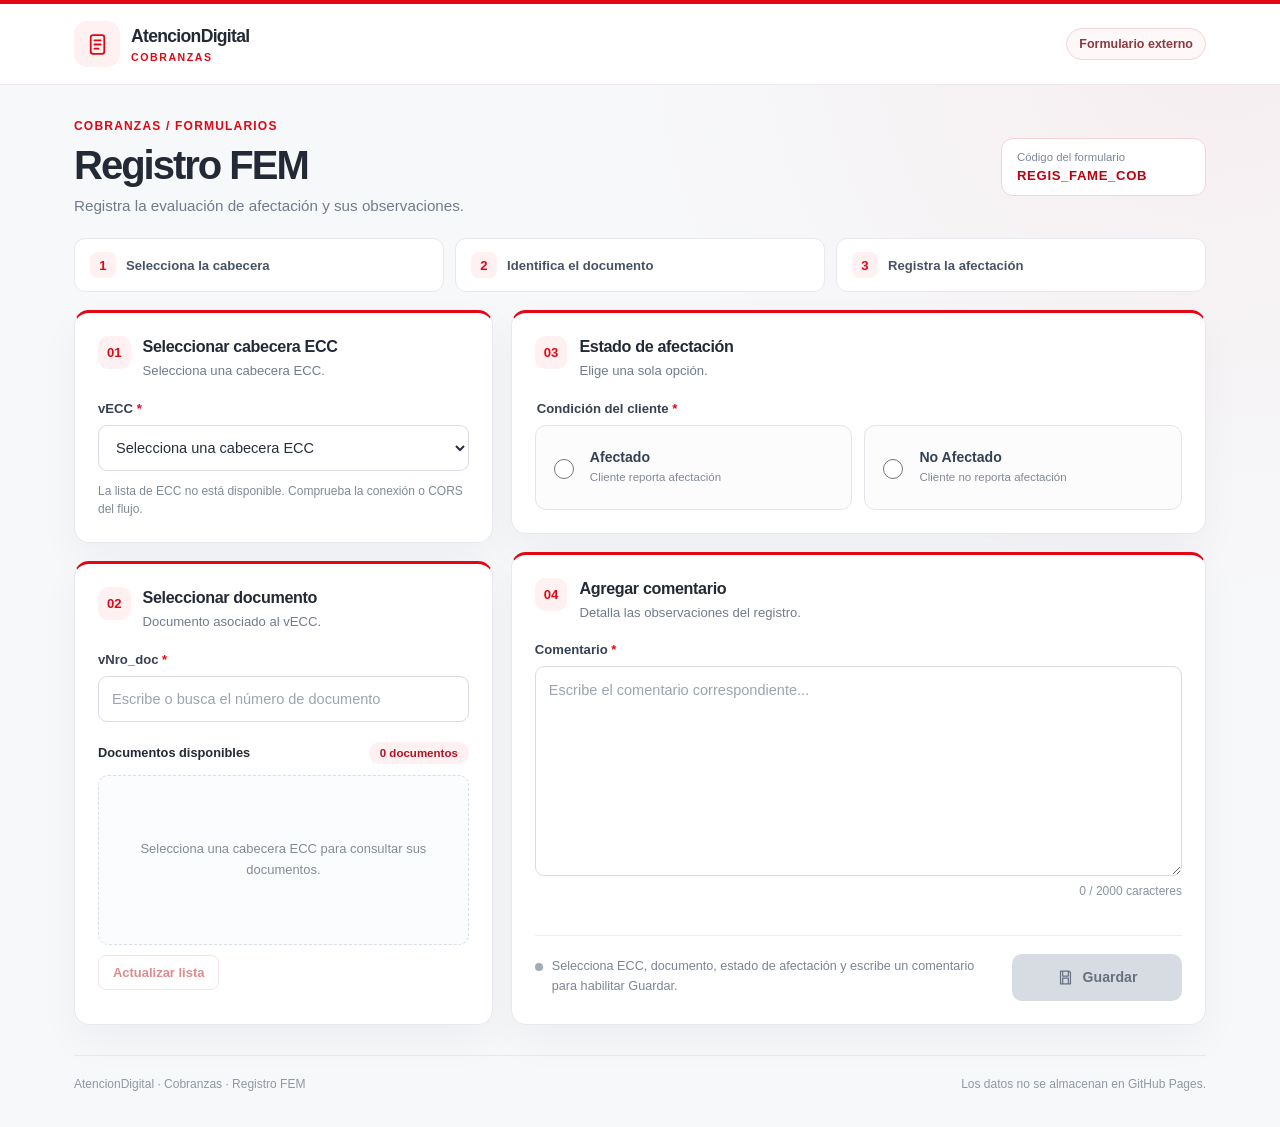
<file: registro-fem/index.html>
<!doctype html>
<html lang="es">
<head>
  <meta charset="utf-8">
  <meta name="viewport" content="width=device-width, initial-scale=1">
  <meta name="referrer" content="strict-origin-when-cross-origin">
  <meta name="description" content="Formulario externo de Registro FEM de Cobranzas.">
  <title>Registro FEM | AtencionDigital</title>
  <link rel="stylesheet" href="./styles.css?v=20261124-pages3">
  <script defer src="./config.js"></script>
  <script defer src="./app.js?v=20261124-pages3"></script>
</head>
<body>
  <div class="top-line" aria-hidden="true"></div>
  <header class="site-header">
    <div class="header-wrap">
      <div class="brand">
        <span class="brand-mark" aria-hidden="true">
          <svg viewBox="0 0 24 24" fill="none"><rect x="5.5" y="3" width="13" height="18" rx="2.2"/><path d="M9 8h6m-6 4h6m-6 4h4"/></svg>
        </span>
        <div><strong>AtencionDigital</strong><span>COBRANZAS</span></div>
      </div>
      <span class="header-label">Formulario externo</span>
    </div>
  </header>

  <main class="main">
    <section class="intro" aria-labelledby="pageTitle">
      <div>
        <p class="eyebrow">COBRANZAS / FORMULARIOS</p>
        <h1 id="pageTitle">Registro FEM</h1>
        <p class="subtitle">Registra la evaluación de afectación y sus observaciones.</p>
      </div>
      <div class="form-id" title="Código de enrutamiento de Power Automate">
        <span>Código del formulario</span><strong>REGIS_FAME_COB</strong>
      </div>
    </section>

    <div class="progress-guide" aria-label="Pasos del formulario">
      <div><span class="step-number">1</span><span>Selecciona la cabecera</span></div>
      <div><span class="step-number">2</span><span>Identifica el documento</span></div>
      <div><span class="step-number">3</span><span>Registra la afectación</span></div>
    </div>

    <form id="femForm" novalidate>
      <div class="form-grid">
        <div class="column">
          <section class="panel" aria-labelledby="eccHeading">
            <div class="panel-head">
              <span class="panel-icon" aria-hidden="true">01</span>
              <div><h2 id="eccHeading">Seleccionar cabecera ECC</h2><p>Selecciona una cabecera ECC.</p></div>
            </div>
            <label for="vECC" class="field-label">vECC <span class="required">*</span></label>
            <select id="vECC" name="vECC" required aria-describedby="eccHelp">
              <option value="">Selecciona una cabecera ECC</option>
            </select>
            <p class="helper" id="eccHelp" role="status" aria-live="polite">La lista de ECC aún no está conectada.</p>
          </section>

          <section class="panel panel-docs" aria-labelledby="docsHeading">
            <div class="panel-head">
              <span class="panel-icon" aria-hidden="true">02</span>
              <div><h2 id="docsHeading">Seleccionar documento</h2><p>Documento asociado al vECC.</p></div>
            </div>
            <label for="vNro_doc" class="field-label">vNro_doc <span class="required">*</span></label>
            <input id="vNro_doc" name="vNro_doc" list="docList" maxlength="40" autocomplete="off"
                   placeholder="Escribe o busca el número de documento" required>
            <datalist id="docList"></datalist>
            <div class="list-top"><strong>Documentos disponibles</strong><span class="counter" id="docCount">0 documentos</span></div>
            <div class="document-items" id="documentItems" aria-live="polite">
              <p class="empty-state" id="docsEmpty">La consulta externa de documentos aún no está conectada. Puedes preparar el formulario ingresando un documento manualmente.</p>
            </div>
            <div class="list-footer">
              <nav id="docPagination" class="doc-pagination" aria-label="Páginas de documentos" hidden></nav>
              <button type="button" class="btn-secondary" id="refreshDocs" disabled>Actualizar lista</button>
              <p id="docsMessage" class="helper" role="status"></p>
            </div>
          </section>
        </div>

        <div class="column">
          <section class="panel" aria-labelledby="stateHeading">
            <div class="panel-head">
              <span class="panel-icon" aria-hidden="true">03</span>
              <div><h2 id="stateHeading">Estado de afectación</h2><p>Elige una sola opción.</p></div>
            </div>
            <fieldset class="radio-fieldset">
              <legend class="field-label">Condición del cliente <span class="required">*</span></legend>
              <div class="state-options">
                <label class="state-option">
                  <input type="radio" name="vEstado_Afectacion" value="Afectado">
                  <span class="radio-text"><strong>Afectado</strong><small>Cliente reporta afectación</small></span>
                </label>
                <label class="state-option">
                  <input type="radio" name="vEstado_Afectacion" value="No Afectado">
                  <span class="radio-text"><strong>No Afectado</strong><small>Cliente no reporta afectación</small></span>
                </label>
              </div>
            </fieldset>
          </section>

          <section class="panel panel-comment" aria-labelledby="commentHeading">
            <div class="panel-head">
              <span class="panel-icon" aria-hidden="true">04</span>
              <div><h2 id="commentHeading">Agregar comentario</h2><p>Detalla las observaciones del registro.</p></div>
            </div>
            <label for="vComentario" class="field-label">Comentario <span class="required">*</span></label>
            <textarea id="vComentario" name="vComentario" maxlength="2000" rows="8" required
                      placeholder="Escribe el comentario correspondiente..."></textarea>
            <div class="character-count"><span id="charCount">0</span> / 2000 caracteres</div>
            <div class="save-area">
              <div class="save-message" id="saveMessage" role="status" aria-live="polite">
                <span class="status-dot" aria-hidden="true"></span>
                <span id="saveText">Selecciona ECC, documento, estado de afectación y escribe un comentario para habilitar Guardar.</span>
              </div>
              <button class="btn-primary" id="saveButton" type="submit" disabled>
                <svg viewBox="0 0 24 24" fill="none" aria-hidden="true"><path d="M5 3h12l2 2v16H5zM8 3v7h8V3M8 21v-8h8v8" /></svg>
                <span id="saveLabel">Guardar</span>
              </button>
            </div>
          </section>
        </div>
      </div>
    </form>

    <footer class="footer">
      <span>AtencionDigital · Cobranzas · Registro FEM</span>
      <span>Los datos no se almacenan en GitHub Pages.</span>
    </footer>
  </main>
</body>
</html>
</file>
<file: registro-fem/styles.css>
:root {
  --red:#e30613; --red-dark:#b5000b; --red-pale:#fff1f2;
  --ink:#242a35; --muted:#717b8d; --line:#e8e9ee;
  --surface:#fff; --background:#f7f8fa; --green:#147044;
  --shadow:0 16px 40px rgba(23,31,48,.045);
}
* {box-sizing:border-box}
html {font-family:Inter,"Segoe UI",Roboto,Arial,sans-serif;scroll-behavior:smooth}
body {margin:0;background:radial-gradient(circle at 95% 2%,rgba(227,6,19,.045),transparent 36%),var(--background);color:var(--ink);min-height:100vh}
button,input,select,textarea {font:inherit}
button {cursor:pointer}
svg {width:22px;height:22px;stroke:currentColor;stroke-width:1.7;stroke-linecap:round;stroke-linejoin:round}
.top-line {height:4px;background:var(--red)}
.site-header {border-bottom:1px solid #eee9ec;background:#fff}
.header-wrap {max-width:1180px;min-height:80px;margin:0 auto;padding:14px 24px;display:flex;justify-content:space-between;align-items:center;gap:14px}
.brand {display:flex;align-items:center;gap:11px}
.brand-mark {display:grid;place-items:center;width:46px;height:46px;color:var(--red);background:var(--red-pale);border-radius:13px}
.brand-mark svg {width:25px;height:25px}
.brand strong {display:block;font-weight:850;font-size:1.1rem;letter-spacing:-.04em}
.brand span:not(.brand-mark) {display:block;font-size:.66rem;letter-spacing:.15em;font-weight:850;color:var(--red);margin-top:4px}
.header-label {font-size:.78rem;color:#8c3a41;font-weight:700;border:1px solid #f2d4d7;border-radius:999px;padding:8px 12px;background:#fff8f8}
.main {max-width:1180px;margin:0 auto;padding:34px 24px 36px}
.intro {display:flex;justify-content:space-between;align-items:center;gap:22px;margin-bottom:24px}
.eyebrow {margin:0 0 10px;font-size:.75rem;letter-spacing:.1em;font-weight:850;color:var(--red)}
h1 {font-size:clamp(1.85rem,3.8vw,2.5rem);letter-spacing:-.05em;margin:0 0 10px;line-height:1.1}
.subtitle {color:var(--muted);margin:0;font-size:.95rem}
.form-id {flex:0 0 auto;padding:12px 15px;border:1px solid #f4d2d5;background:#fff;border-radius:12px;min-width:205px}
.form-id span,.form-id strong {display:block}
.form-id span {font-size:.71rem;color:#7d8798;margin-bottom:5px}
.form-id strong {color:#bd0010;letter-spacing:.05em;font-size:.82rem}
.progress-guide {display:grid;grid-template-columns:repeat(3,minmax(0,1fr));gap:11px;margin-bottom:18px}
.progress-guide>div {display:flex;align-items:center;gap:10px;padding:13px 15px;border:1px solid var(--line);border-radius:11px;background:#fff;font-size:.82rem;font-weight:720;color:#475365}
.step-number {border-radius:8px;background:var(--red-pale);color:var(--red);font-weight:850;width:26px;height:26px;display:grid;place-items:center;flex-shrink:0}
.form-grid {display:grid;grid-template-columns:minmax(0,37%) minmax(0,1fr);gap:18px;align-items:stretch}
.column {display:flex;flex-direction:column;gap:18px;min-width:0}
.panel {background:var(--surface);border:1px solid var(--line);border-top:3px solid var(--red);padding:23px;border-radius:15px;box-shadow:var(--shadow)}
.panel-head {display:flex;align-items:flex-start;gap:12px;margin-bottom:20px}
.panel-icon {border-radius:10px;padding:9px;background:var(--red-pale);color:var(--red);font-weight:860;font-size:.82rem;flex-shrink:0}
.panel-head h2 {font-size:1.01rem;letter-spacing:-.023em;margin:1px 0 5px}
.panel-head p {font-size:.82rem;color:var(--muted);margin:0;line-height:1.5}
.panel-head code {font-family:inherit;font-size:inherit}
.field-label {display:block;color:#364153;font-weight:800;font-size:.82rem;margin-bottom:9px}
.required {color:var(--red)}
.optional {font-weight:500;color:#8c95a1}
input[list],select,textarea {border:1px solid #d7dce5;border-radius:9px;width:100%;padding:12px 13px;background:#fff;color:#273040;min-height:46px;font-size:.91rem;transition:border-color .2s,box-shadow .2s}
input[list]::placeholder,textarea::placeholder {color:#9ca4b0}
input[list]:focus-visible,select:focus-visible,textarea:focus-visible,button:focus-visible,.state-option:focus-within {outline:none;border-color:var(--red);box-shadow:0 0 0 3px rgba(227,6,19,.12)}
.helper {color:#818997;font-size:.75rem;line-height:1.55;margin:11px 0 0}
.panel-docs {flex:1;min-height:350px}
.list-top {display:flex;align-items:center;justify-content:space-between;gap:10px;margin-top:20px}
.list-top strong {font-size:.8rem}
.counter {background:var(--red-pale);color:#ba1020;border-radius:50px;padding:5px 11px;font-size:.72rem;font-weight:750}
.document-items {margin-top:11px;max-height:350px;min-height:170px;border:1px dashed #d8dee8;border-radius:10px;background:#fbfcfd;overflow:auto}
.empty-state {margin:auto;padding:34px 22px;color:#838b99;line-height:1.6;font-size:.81rem;text-align:center;max-width:350px}
.document-items:has(.empty-state) {display:flex;align-items:center}
.doc-choice {display:flex;align-items:center;gap:12px;padding:12px 14px;border-bottom:1px solid #ebeef3;cursor:pointer;font-size:.87rem;color:#37445a}
.doc-choice:last-child {border-bottom:0}
.doc-choice:hover {background:#fff7f8}
.doc-choice:has(input:checked) {background:var(--red-pale);color:#9b0914;font-weight:700}
.doc-choice input {accent-color:var(--red);width:18px;height:18px}
.doc-choice span {overflow-wrap:anywhere}
.list-footer {margin-top:10px}
.btn-secondary {padding:9px 14px;border:1px solid #ecc2c5;color:var(--red-dark);background:#fff;border-radius:8px;font-size:.81rem;font-weight:800}
.btn-secondary:hover {background:var(--red-pale)}
.radio-fieldset {border:0;padding:0;margin:0;min-width:0}
.state-options {display:grid;grid-template-columns:repeat(2,minmax(0,1fr));gap:12px}
.state-option {border-radius:11px;border:1px solid #e2e6eb;background:#fcfcfd;display:flex;align-items:center;gap:13px;padding:15px 13px;cursor:pointer;min-height:85px}
.state-option:hover {border-color:#eab4b9}
.state-option:has(input:checked) {background:#fff1f2;border-color:var(--red)}
.state-option input {accent-color:var(--red);width:20px;height:20px;flex-shrink:0}
.radio-text {min-width:0}
.radio-text strong,.radio-text small {display:block}
.radio-text strong {font-size:.88rem;color:#334155}
.state-option:has(input:checked) strong {color:#b5000b}
.radio-text small {font-size:.72rem;color:#808998;margin-top:5px;line-height:1.35}
.panel-comment {flex:1;display:flex;flex-direction:column}
textarea {min-height:210px;resize:vertical;line-height:1.55}
.character-count {text-align:right;color:#8b94a1;font-size:.75rem;margin-top:8px}
.save-area {margin-top:auto;border-top:1px solid #edf0f3;padding-top:18px;display:flex;align-items:center;gap:16px;justify-content:space-between;flex-wrap:wrap}
.save-message {display:flex;align-items:flex-start;gap:9px;flex:1 1 240px;min-width:0;font-size:.79rem;line-height:1.55;color:#7b8595}
.status-dot {width:8px;height:8px;border-radius:50%;background:#a1aab7;flex-shrink:0;margin-top:6px}
.save-message.success {color:var(--green)}
.save-message.success .status-dot {background:var(--green)}
.save-message.error {color:#b5000b}
.save-message.error .status-dot {background:#d00818}
.btn-primary {border:0;background:var(--red);color:white;border-radius:10px;min-width:170px;min-height:47px;padding:11px 24px;display:flex;align-items:center;justify-content:center;gap:9px;font-size:.88rem;font-weight:830;transition:background .2s,transform .2s}
.btn-primary:hover:not(:disabled) {background:var(--red-dark);transform:translateY(-1px)}
.btn-primary:disabled {background:#d7dbe2;color:#667080;cursor:not-allowed;box-shadow:none}
.btn-primary svg {width:17px;height:17px}
.footer {display:flex;justify-content:space-between;flex-wrap:wrap;gap:12px;border-top:1px solid #e7eaf0;margin-top:30px;padding:21px 0 0;color:#9098a4;font-size:.75rem}
@media(max-width:840px){.form-grid{grid-template-columns:minmax(0,1fr)}.panel-docs{min-height:300px}.panel-comment{min-height:350px}.save-area{margin-top:18px}}
@media(max-width:600px){.header-wrap{padding:12px 16px;min-height:68px}.main{padding:24px 15px 30px}.intro{display:block}.form-id{display:inline-block;margin-top:17px;min-width:0}.progress-guide{grid-template-columns:1fr;gap:7px}.progress-guide>div{padding:9px 12px}.panel{padding:17px}.state-options{grid-template-columns:1fr}.save-area{align-items:stretch}.btn-primary{width:100%}.header-label{font-size:.67rem}}
@media(prefers-reduced-motion:reduce){*{scroll-behavior:auto!important;transition:none!important}}

/* ComboBox ECC simple. */
#vECC {cursor:pointer;appearance:auto}


/* Paginación local del catálogo completo de la ECC seleccionada. */
.doc-pagination {display:flex;flex-wrap:wrap;align-items:center;gap:5px;margin:12px 0}
.doc-pagination[hidden] {display:none}
.page-button {min-width:32px;min-height:36px;padding:6px 9px;border:1px solid #e3d6d9;border-radius:7px;background:#fff;color:#5e2530;font-size:.77rem;font-weight:750}
.page-button:hover:not(:disabled) {background:var(--red-pale);border-color:var(--red)}
.page-button[aria-current="page"] {background:var(--red);border-color:var(--red);color:#fff}
.page-button:disabled,.btn-secondary:disabled {opacity:.45;cursor:not-allowed}
.page-gap {color:var(--muted);padding:0 2px}
</file>
